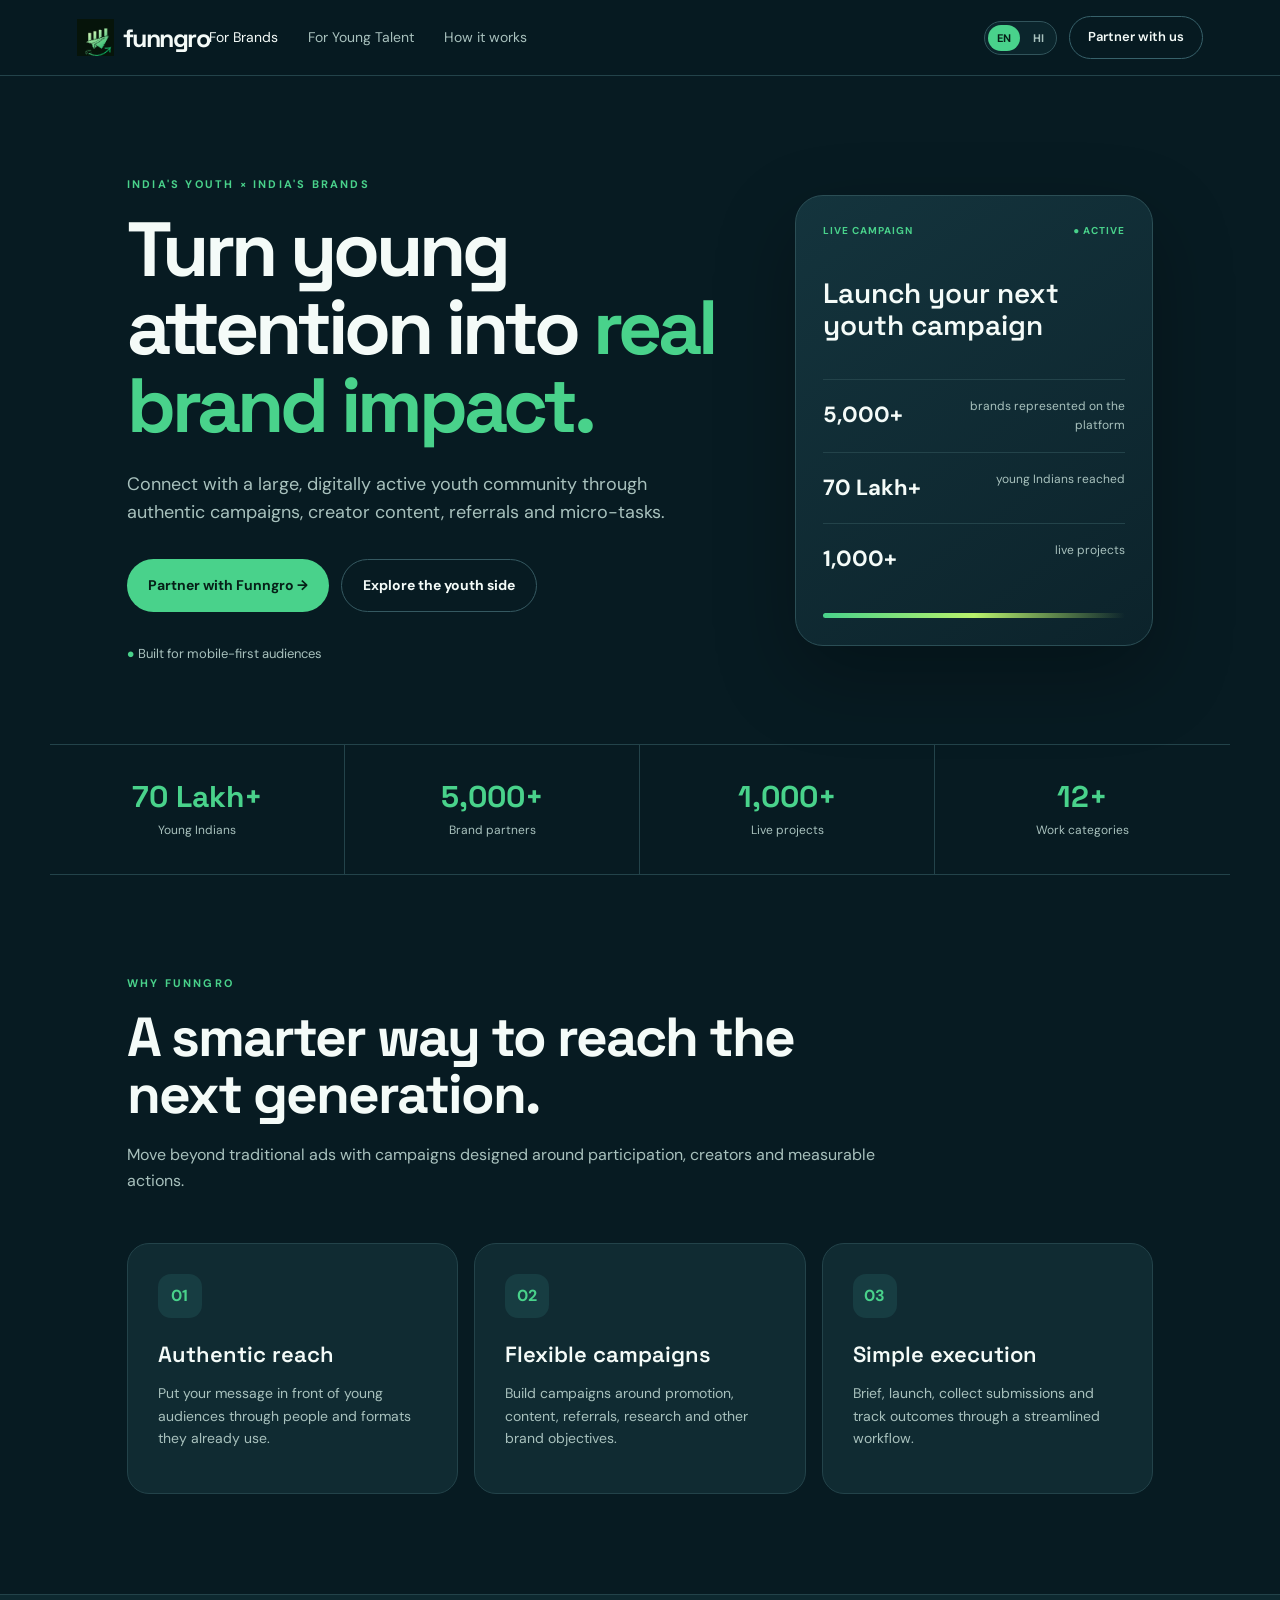
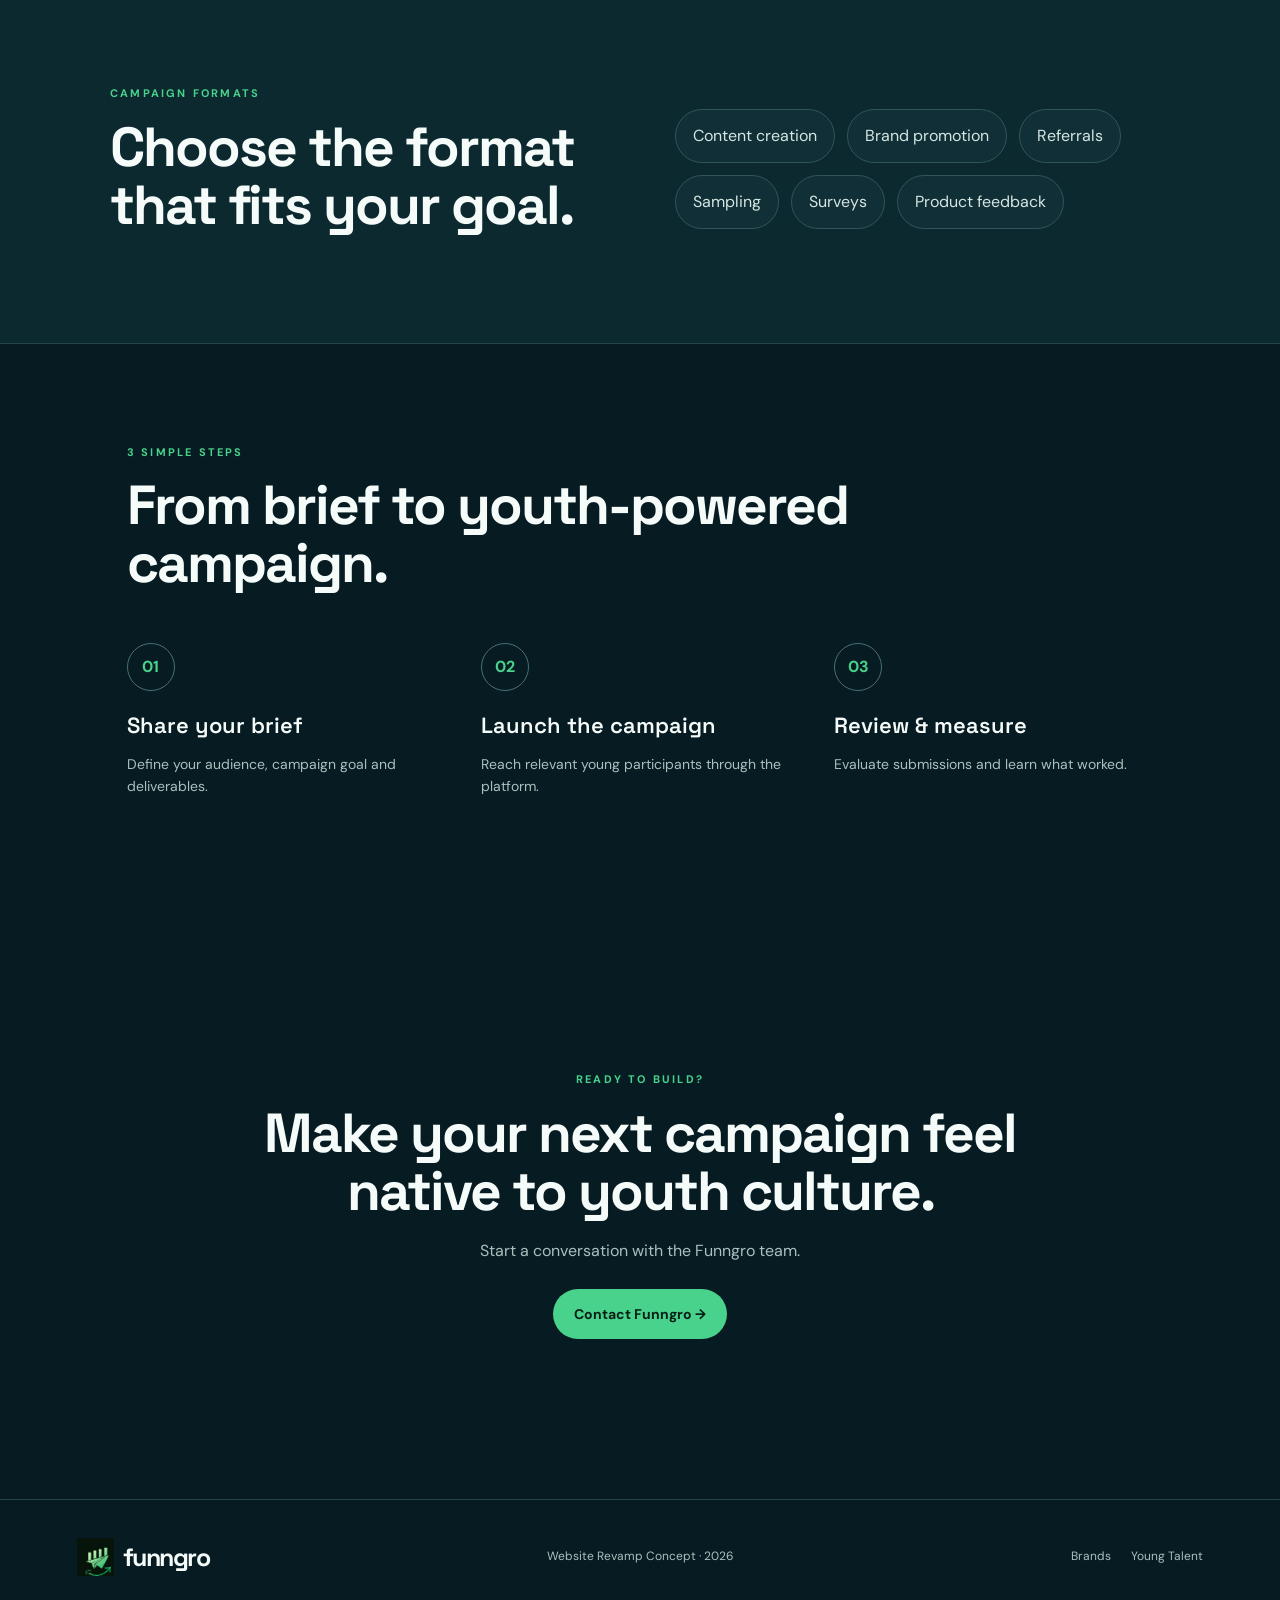
<file: index.html>
<!DOCTYPE html>
<html lang="en">
<head>
  <meta charset="UTF-8">
  <meta name="viewport" content="width=device-width, initial-scale=1.0">
  <title>Funngro | India's Youth × India's Brands</title>
  <meta name="description" content="A modern Funngro concept connecting India's young talent with real brand opportunities through a simple, mobile-first experience.">
  <meta name="keywords" content="Funngro, youth opportunities, brand campaigns, young talent, India, creator opportunities">
  <meta name="author" content="Funngro Website Revamp Project">
  <meta property="og:title" content="Funngro | India's Youth × India's Brands">
  <meta property="og:description" content="A modern, mobile-first Funngro website concept for young talent and brands.">
  <meta property="og:type" content="website">
  <link rel="canonical" href="https://example.com/">
  <link rel="stylesheet" href="style.css">
</head>
<body>
<header class="nav">
  <a class="logo" href="index.html"><img src="funngro-logo.png" alt="Funngro logo"><span>funngro</span></a>
  <nav>
    <a class="active" href="index.html">For Brands</a>
    <a href="teen.html">For Young Talent</a>
    <a href="#how">How it works</a>
  </nav>
  <div class="language-switch" aria-label="Language"><button class="lang-btn active" data-lang="en">EN</button><button class="lang-btn" data-lang="hi">HI</button></div>
  <a class="nav-cta" href="#contact">Partner with us</a>
  <button class="menu" aria-label="Open menu">☰</button>
</header>

<main>
<section class="hero">
  <div class="hero-copy">
    <div class="eyebrow">INDIA'S YOUTH × INDIA'S BRANDS</div>
    <h1>Turn young attention into <span>real brand impact.</span></h1>
    <p>Connect with a large, digitally active youth community through authentic campaigns, creator content, referrals and micro-tasks.</p>
    <div class="actions">
      <a class="btn primary" href="#contact">Partner with Funngro →</a>
      <a class="btn ghost" href="teen.html">Explore the youth side</a>
    </div>
    <div class="mini-proof"><span>●</span> Built for mobile-first audiences</div>
  </div>
  <div class="hero-card">
    <div class="card-top"><span>LIVE CAMPAIGN</span><span>● ACTIVE</span></div>
    <h3>Launch your next youth campaign</h3>
    <div class="metric"><strong>5,000+</strong><span>brands represented on the platform</span></div>
    <div class="metric"><strong>70 Lakh+</strong><span>young Indians reached</span></div>
    <div class="metric"><strong>1,000+</strong><span>live projects</span></div>
    <div class="pulse"></div>
  </div>
</section>

<section class="stats">
  <div><strong>70 Lakh+</strong><span>Young Indians</span></div>
  <div><strong>5,000+</strong><span>Brand partners</span></div>
  <div><strong>1,000+</strong><span>Live projects</span></div>
  <div><strong>12+</strong><span>Work categories</span></div>
</section>

<section class="section" id="how">
  <div class="section-head">
    <div class="eyebrow">WHY FUNNGRO</div>
    <h2>A smarter way to reach the next generation.</h2>
    <p>Move beyond traditional ads with campaigns designed around participation, creators and measurable actions.</p>
  </div>
  <div class="grid three">
    <article class="feature"><span class="icon">01</span><h3>Authentic reach</h3><p>Put your message in front of young audiences through people and formats they already use.</p></article>
    <article class="feature"><span class="icon">02</span><h3>Flexible campaigns</h3><p>Build campaigns around promotion, content, referrals, research and other brand objectives.</p></article>
    <article class="feature"><span class="icon">03</span><h3>Simple execution</h3><p>Brief, launch, collect submissions and track outcomes through a streamlined workflow.</p></article>
  </div>
</section>

<section class="dark-section">
  <div>
    <div class="eyebrow">CAMPAIGN FORMATS</div>
    <h2>Choose the format that fits your goal.</h2>
  </div>
  <div class="tag-cloud">
    <span>Content creation</span><span>Brand promotion</span><span>Referrals</span><span>Sampling</span><span>Surveys</span><span>Product feedback</span>
  </div>
</section>

<section class="section">
  <div class="section-head">
    <div class="eyebrow">3 SIMPLE STEPS</div>
    <h2>From brief to youth-powered campaign.</h2>
  </div>
  <div class="steps">
    <div><b>01</b><h3>Share your brief</h3><p>Define your audience, campaign goal and deliverables.</p></div>
    <div><b>02</b><h3>Launch the campaign</h3><p>Reach relevant young participants through the platform.</p></div>
    <div><b>03</b><h3>Review & measure</h3><p>Evaluate submissions and learn what worked.</p></div>
  </div>
</section>

<section class="cta" id="contact">
  <div class="eyebrow">READY TO BUILD?</div>
  <h2>Make your next campaign feel native to youth culture.</h2>
  <p>Start a conversation with the Funngro team.</p>
  <a class="btn primary" href="mailto:hello@funngro.com">Contact Funngro →</a>
</section>
</main>

<footer><div class="logo"><img src="funngro-logo.png" alt="Funngro logo"><span>funngro</span></div><p>Website Revamp Concept · 2026</p><div><a href="index.html">Brands</a><a href="teen.html">Young Talent</a></div></footer>
<script src="script.js"></script>
</body>
</html>
</file>
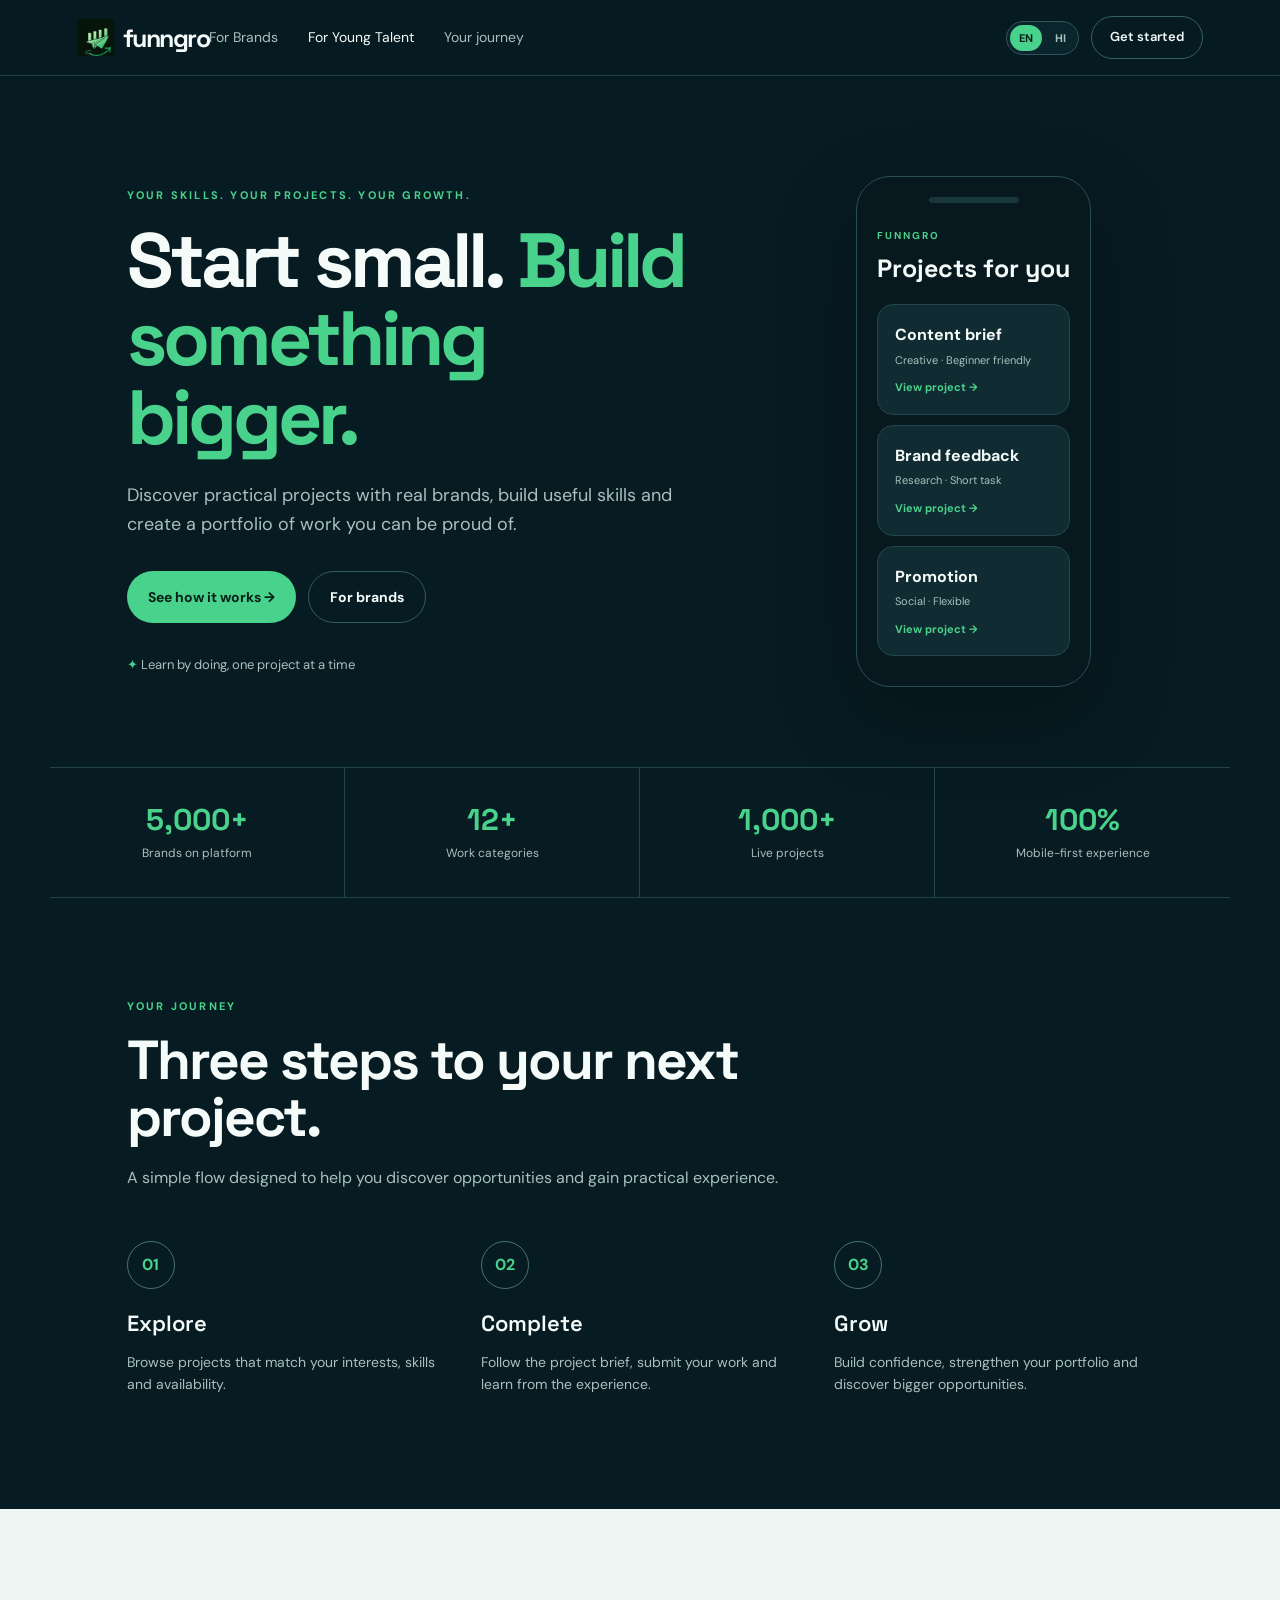
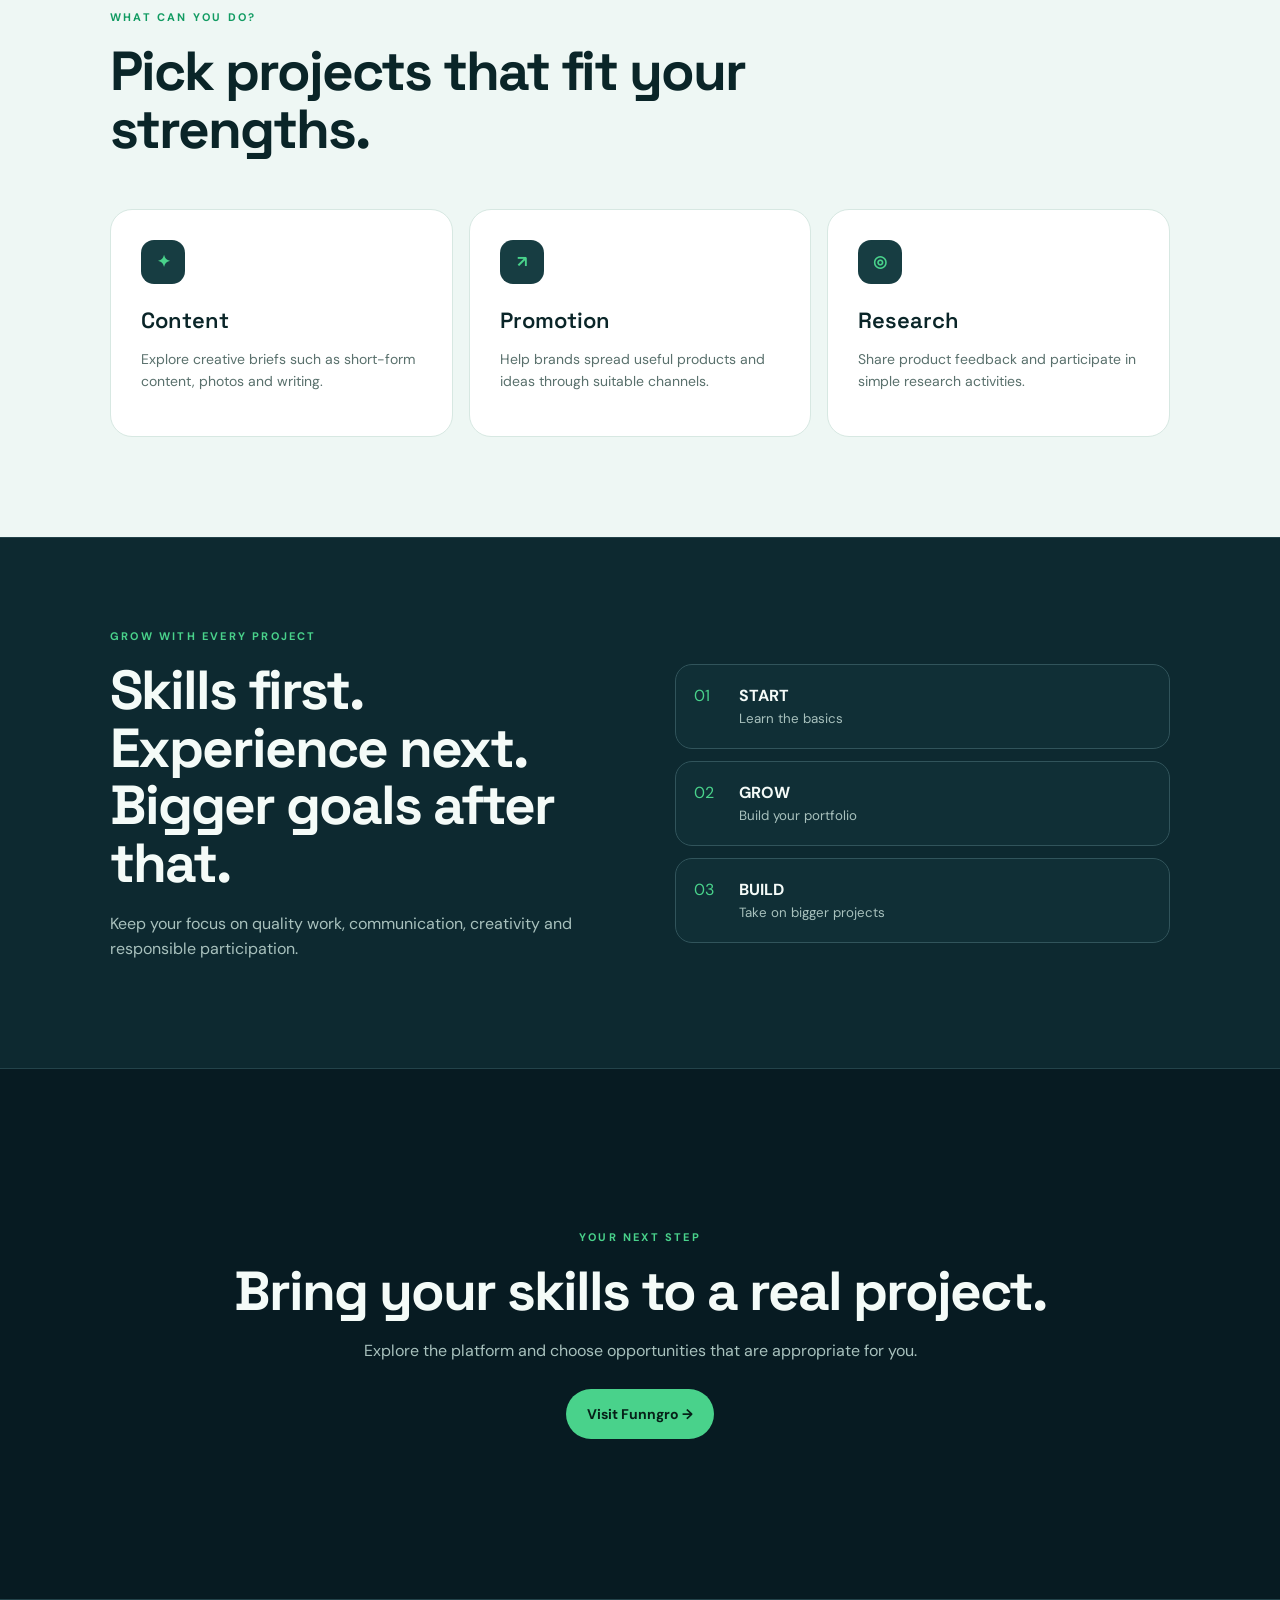
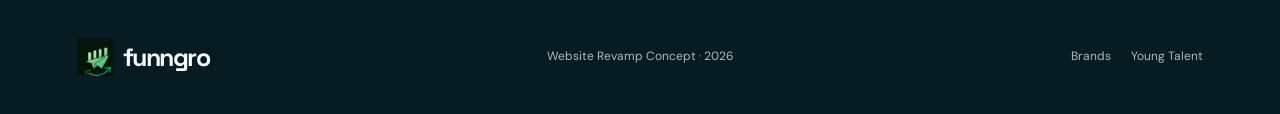
<file: teen.html>
<!DOCTYPE html>
<html lang="en">
<head>
  <meta charset="UTF-8">
  <meta name="viewport" content="width=device-width, initial-scale=1.0">
  <title>Funngro | Opportunities for Young Talent</title>
  <meta name="description" content="Explore a simple Funngro concept for young talent: discover real brand projects, build skills and grow through practical opportunities.">
  <meta name="keywords" content="Funngro, young talent, youth opportunities, brand projects, content creation, part-time opportunities">
  <meta name="author" content="Funngro Website Revamp Project">
  <meta property="og:title" content="Funngro | Opportunities for Young Talent">
  <meta property="og:description" content="Discover projects, build skills and grow with real brand opportunities.">
  <meta property="og:type" content="website">
  <link rel="canonical" href="https://example.com/teen.html">
  <link rel="stylesheet" href="style.css">
</head>
<body>
<header class="nav">
  <a class="logo" href="index.html"><img src="funngro-logo.png" alt="Funngro logo"><span>funngro</span></a>
  <nav>
    <a href="index.html">For Brands</a>
    <a class="active" href="teen.html">For Young Talent</a>
    <a href="#journey">Your journey</a>
  </nav>
  <div class="language-switch" aria-label="Language"><button class="lang-btn active" data-lang="en">EN</button><button class="lang-btn" data-lang="hi">HI</button></div>
  <a class="nav-cta" href="#start">Get started</a>
  <button class="menu" aria-label="Open menu">☰</button>
</header>

<main>
<section class="hero teen-hero">
  <div class="hero-copy">
    <div class="eyebrow">YOUR SKILLS. YOUR PROJECTS. YOUR GROWTH.</div>
    <h1>Start small. <span>Build something bigger.</span></h1>
    <p>Discover practical projects with real brands, build useful skills and create a portfolio of work you can be proud of.</p>
    <div class="actions">
      <a class="btn primary" href="#journey">See how it works →</a>
      <a class="btn ghost" href="index.html">For brands</a>
    </div>
    <div class="mini-proof"><span>✦</span> Learn by doing, one project at a time</div>
  </div>
  <div class="phone-card">
    <div class="phone-notch"></div>
    <div class="app-label">FUNNGRO</div>
    <div class="phone-title">Projects for you</div>
    <div class="project"><b>Content brief</b><small>Creative · Beginner friendly</small><strong>View project →</strong></div>
    <div class="project"><b>Brand feedback</b><small>Research · Short task</small><strong>View project →</strong></div>
    <div class="project"><b>Promotion</b><small>Social · Flexible</small><strong>View project →</strong></div>
  </div>
</section>

<section class="stats">
  <div><strong>5,000+</strong><span>Brands on platform</span></div>
  <div><strong>12+</strong><span>Work categories</span></div>
  <div><strong>1,000+</strong><span>Live projects</span></div>
  <div><strong>100%</strong><span>Mobile-first experience</span></div>
</section>

<section class="section" id="journey">
  <div class="section-head">
    <div class="eyebrow">YOUR JOURNEY</div>
    <h2>Three steps to your next project.</h2>
    <p>A simple flow designed to help you discover opportunities and gain practical experience.</p>
  </div>
  <div class="steps">
    <div><b>01</b><h3>Explore</h3><p>Browse projects that match your interests, skills and availability.</p></div>
    <div><b>02</b><h3>Complete</h3><p>Follow the project brief, submit your work and learn from the experience.</p></div>
    <div><b>03</b><h3>Grow</h3><p>Build confidence, strengthen your portfolio and discover bigger opportunities.</p></div>
  </div>
</section>

<section class="section light">
  <div class="section-head">
    <div class="eyebrow">WHAT CAN YOU DO?</div>
    <h2>Pick projects that fit your strengths.</h2>
  </div>
  <div class="grid three">
    <article class="feature"><span class="icon">✦</span><h3>Content</h3><p>Explore creative briefs such as short-form content, photos and writing.</p></article>
    <article class="feature"><span class="icon">↗</span><h3>Promotion</h3><p>Help brands spread useful products and ideas through suitable channels.</p></article>
    <article class="feature"><span class="icon">◎</span><h3>Research</h3><p>Share product feedback and participate in simple research activities.</p></article>
  </div>
</section>

<section class="dark-section" id="start">
  <div>
    <div class="eyebrow">GROW WITH EVERY PROJECT</div>
    <h2>Skills first. Experience next. Bigger goals after that.</h2>
    <p>Keep your focus on quality work, communication, creativity and responsible participation.</p>
  </div>
  <div class="ladder">
    <div><span>01</span><b>START</b><small>Learn the basics</small></div>
    <div><span>02</span><b>GROW</b><small>Build your portfolio</small></div>
    <div><span>03</span><b>BUILD</b><small>Take on bigger projects</small></div>
  </div>
</section>

<section class="cta">
  <div class="eyebrow">YOUR NEXT STEP</div>
  <h2>Bring your skills to a real project.</h2>
  <p>Explore the platform and choose opportunities that are appropriate for you.</p>
  <a class="btn primary" href="https://www.funngro.com/teen" target="_blank" rel="noopener">Visit Funngro →</a>
</section>
</main>

<footer><div class="logo"><img src="funngro-logo.png" alt="Funngro logo"><span>funngro</span></div><p>Website Revamp Concept · 2026</p><div><a href="index.html">Brands</a><a href="teen.html">Young Talent</a></div></footer>
<script src="script.js"></script>
</body>
</html>
</file>
<file: style.css>
@import url('https://fonts.googleapis.com/css2?family=DM+Sans:wght@400;500;600;700&family=Space+Grotesk:wght@500;600;700&display=swap');
:root{--bg:#071b22;--ink:#f4fbf8;--muted:#a8c1bd;--green:#49d28b;--lime:#b9f26c;--card:#102b32;--line:#23434a;--light:#eef7f4}
*{box-sizing:border-box}html{scroll-behavior:smooth}body{margin:0;background:var(--bg);color:var(--ink);font-family:"DM Sans",sans-serif;line-height:1.6}a{text-decoration:none;color:inherit}.nav{height:76px;display:flex;align-items:center;justify-content:space-between;padding:0 6%;border-bottom:1px solid var(--line);position:sticky;top:0;background:rgba(7,27,34,.92);backdrop-filter:blur(14px);z-index:10}.logo{font:700 25px "Space Grotesk";letter-spacing:-1.5px;display:flex;align-items:center;gap:9px;white-space:nowrap}.logo span{display:inline-block;color:var(--ink)}.logo b{color:var(--green);font-size:13px;margin-left:3px}.nav nav{display:flex;gap:30px;color:var(--muted);font-size:14px}.nav nav a:hover,.nav nav .active{color:var(--ink)}.nav-cta{border:1px solid #37616a;border-radius:99px;padding:10px 18px;font-weight:600;font-size:13px}.menu{display:none;background:none;border:0;color:white;font-size:25px}.hero{max-width:1180px;margin:auto;padding:100px 6% 80px;display:grid;grid-template-columns:1.25fr .75fr;gap:70px;align-items:center}.eyebrow{font-size:11px;letter-spacing:2.2px;color:var(--green);font-weight:700;margin-bottom:16px}.hero h1{font:700 clamp(45px,6vw,78px)/1.02 "Space Grotesk";letter-spacing:-4px;margin:0 0 25px}.hero h1 span,.section h2 span{color:var(--green)}.hero p{font-size:18px;color:var(--muted);max-width:650px}.actions{display:flex;gap:12px;flex-wrap:wrap;margin:32px 0}.btn{display:inline-flex;align-items:center;justify-content:center;border-radius:99px;padding:14px 21px;font-weight:700;font-size:14px}.primary{background:var(--green);color:#062018}.ghost{border:1px solid #355961;color:var(--ink)}.mini-proof{color:var(--muted);font-size:13px}.mini-proof span{color:var(--green)}.hero-card,.phone-card{background:linear-gradient(145deg,#14343d,#0c232b);border:1px solid #2b4e55;border-radius:28px;padding:27px;box-shadow:0 30px 80px rgba(0,0,0,.28)}.card-top{display:flex;justify-content:space-between;color:var(--green);font-size:10px;font-weight:700;letter-spacing:1px}.hero-card h3{font:600 28px/1.15 "Space Grotesk";margin:38px 0}.metric{padding:17px 0;border-top:1px solid var(--line);display:flex;justify-content:space-between;gap:15px}.metric strong{font-size:22px}.metric span{color:var(--muted);font-size:12px;text-align:right}.pulse{height:5px;background:linear-gradient(90deg,var(--green),var(--lime),transparent);border-radius:5px;margin-top:20px}.stats{display:grid;grid-template-columns:repeat(4,1fr);border-top:1px solid var(--line);border-bottom:1px solid var(--line);max-width:1180px;margin:auto}.stats div{padding:32px 20px;text-align:center;border-right:1px solid var(--line)}.stats div:last-child{border:0}.stats strong{display:block;font:700 30px "Space Grotesk";color:var(--green)}.stats span{font-size:12px;color:var(--muted)}.section{max-width:1180px;margin:auto;padding:100px 6%}.section-head{max-width:760px;margin-bottom:50px}.section h2,.dark-section h2,.cta h2{font:700 clamp(34px,4.5vw,55px)/1.05 "Space Grotesk";letter-spacing:-2px;margin:0 0 18px}.section-head p,.dark-section p,.cta p{color:var(--muted);font-size:16px}.grid.three{display:grid;grid-template-columns:repeat(3,1fr);gap:16px}.feature{background:var(--card);border:1px solid var(--line);padding:30px;border-radius:22px}.icon{display:inline-flex;width:44px;height:44px;border-radius:13px;background:#173d42;color:var(--green);align-items:center;justify-content:center;font-weight:700}.feature h3{font:600 22px "Space Grotesk";margin:22px 0 7px}.feature p,.steps p{color:var(--muted);font-size:14px}.dark-section{background:#0d2930;border-top:1px solid var(--line);border-bottom:1px solid var(--line);padding:90px max(6%,calc((100vw - 1060px)/2));display:grid;grid-template-columns:1fr 1fr;gap:70px;align-items:center}.tag-cloud{display:flex;gap:12px;flex-wrap:wrap}.tag-cloud span{border:1px solid #31545b;padding:13px 17px;border-radius:99px;color:#d5e6e2;background:#102f36}.steps{display:grid;grid-template-columns:repeat(3,1fr);gap:35px}.steps b{display:inline-flex;width:48px;height:48px;border:1px solid #477078;border-radius:50%;align-items:center;justify-content:center;color:var(--green)}.steps h3{font:600 22px "Space Grotesk";margin:20px 0 4px}.cta{text-align:center;max-width:900px;margin:80px auto;padding:80px 30px}.cta p{max-width:600px;margin:0 auto 25px}footer{border-top:1px solid var(--line);padding:35px 6%;display:flex;justify-content:space-between;align-items:center;color:var(--muted);font-size:12px}footer div:last-child{display:flex;gap:20px}.phone-card{max-width:360px;margin:auto;border-radius:34px;padding:20px;background:#07181e}.phone-notch{width:90px;height:6px;border-radius:10px;background:#17373d;margin:0 auto 25px}.app-label{color:var(--green);font-size:10px;letter-spacing:2px;font-weight:700}.phone-title{font:700 25px "Space Grotesk";margin:8px 0 20px}.project{background:#102b32;border:1px solid #24464d;border-radius:16px;padding:17px;margin:10px 0}.project b,.project small,.project strong{display:block}.project small{color:var(--muted);font-size:11px;margin:4px 0 10px}.project strong{font-size:11px;color:var(--green)}.ladder{display:grid;gap:12px}.ladder div{border:1px solid #31545b;background:#102f36;border-radius:17px;padding:18px;display:grid;grid-template-columns:45px 1fr;align-items:center}.ladder span{color:var(--green)}.ladder small{grid-column:2;color:var(--muted)}.light{background:var(--light);color:#0a2528;max-width:none;padding-left:max(6%,calc((100vw - 1060px)/2));padding-right:max(6%,calc((100vw - 1060px)/2))}.light .feature{background:white;border-color:#d7e8e2}.light .feature p{color:#59706c}.light .eyebrow{color:#119b62}
@media(max-width:800px){.nav{height:68px}.nav nav,.nav-cta{display:none}.menu{display:block}.hero{grid-template-columns:1fr;padding-top:65px}.hero h1{letter-spacing:-2.5px}.hero-card{max-width:500px}.stats{grid-template-columns:repeat(2,1fr)}.stats div:nth-child(2){border-right:0}.stats div:nth-child(-n+2){border-bottom:1px solid var(--line)}.grid.three,.steps,.dark-section{grid-template-columns:1fr}.dark-section{padding-top:65px;padding-bottom:65px;gap:35px}.section{padding-top:70px;padding-bottom:70px}footer{flex-direction:column;gap:15px}.cta{margin:20px auto}.phone-card{max-width:420px;width:100%}}
@media(prefers-reduced-motion:no-preference){.hero-card,.phone-card{animation:float 5s ease-in-out infinite}@keyframes float{50%{transform:translateY(-8px)}}}


.logo img { height: 38px; width: auto; display: block; object-fit: contain; }

.language-switch{display:flex;gap:4px;border:1px solid #31545b;border-radius:99px;padding:3px;margin-left:auto;margin-right:12px;background:#0b252c}.lang-btn{border:0;background:transparent;color:var(--muted);font:700 11px "DM Sans";padding:6px 9px;border-radius:99px;cursor:pointer}.lang-btn.active{background:var(--green);color:#062018}.logo img{height:38px;width:auto;display:block;object-fit:contain}
@media(max-width:800px){.language-switch{margin-left:auto;margin-right:10px}.lang-btn{padding:5px 8px}}
</file>
